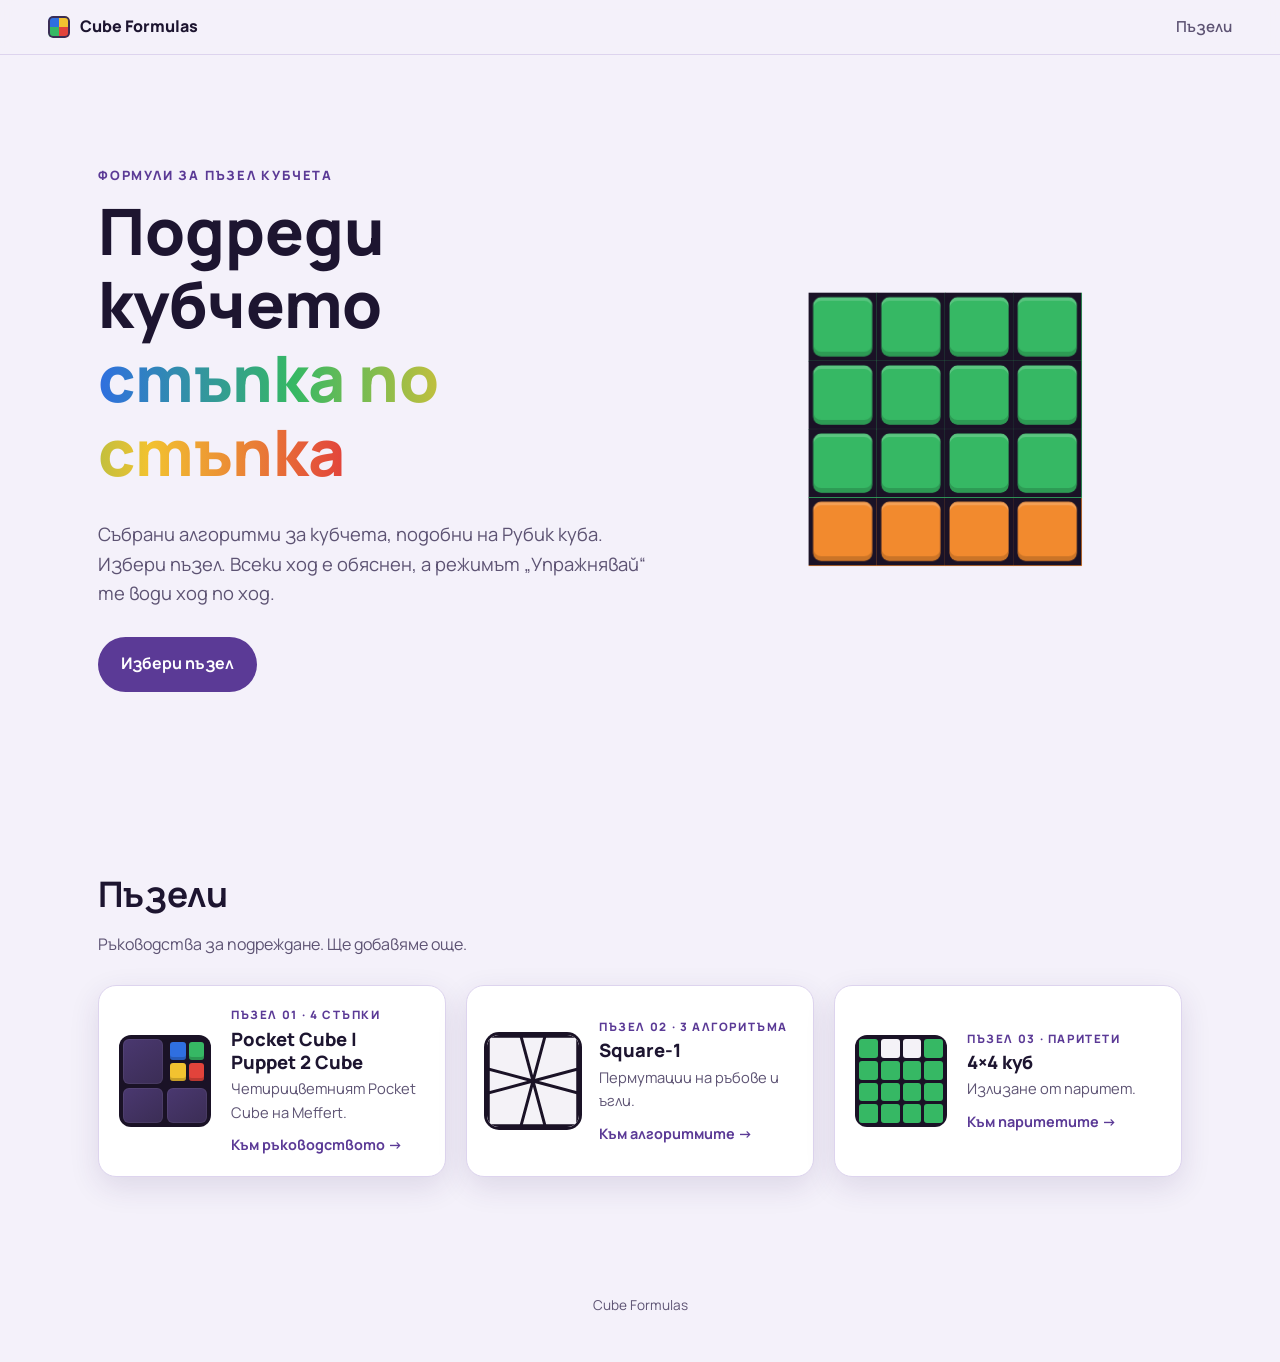
<file: index.html>
<!doctype html>
<html lang="bg">
<head>
  <meta charset="utf-8">
  <meta name="viewport" content="width=device-width, initial-scale=1">
  <title>Cube Formulas</title>
  <meta name="description" content="Формули (алгоритми) за подреждане на кубчета, подобни на Рубик куба.">
  <link rel="preconnect" href="https://fonts.googleapis.com">
  <link rel="preconnect" href="https://fonts.gstatic.com" crossorigin>
  <link href="https://fonts.googleapis.com/css2?family=Manrope:wght@400;600;800&family=JetBrains+Mono:wght@500;700&display=swap" rel="stylesheet">
  <link rel="stylesheet" href="css/styles.css">
</head>
<body>
  <header class="topbar">
    <a class="brand" href="index.html" aria-label="Начало">
      <span class="brand__mark" aria-hidden="true"></span>
      Cube Formulas
    </a>
    <nav class="topbar__nav" aria-label="Секции">
      <a href="#puzzles">Пъзели</a>
    </nav>
  </header>

  <main>
    <section class="hero">
      <div class="hero__text">
        <p class="eyebrow">Формули за пъзел кубчета</p>
        <h1>Подреди кубчето<br><span class="accent">стъпка по стъпка</span></h1>
        <p class="lead">
          Събрани алгоритми за кубчета, подобни на Рубик куба. Избери пъзел.
          Всеки ход е обяснен, а режимът „Упражнявай“ те води ход по ход.
        </p>
        <div class="hero__actions">
          <a class="btn btn--primary" href="#puzzles">Избери пъзел</a>
        </div>
      </div>

      <div class="hero__visual" aria-hidden="true">
        <div class="scene scene--big">
          <div class="rcube" id="cube4"></div>
        </div>
      </div>
    </section>

    <section class="catalog" id="puzzles">
      <h2>Пъзели</h2>
      <p class="section-lead">Ръководства за подреждане. Ще добавяме още.</p>

      <div class="catalog__grid">
        <a class="card" href="pocket-cube.html">
          <span class="card__visual card__visual--pocket" aria-hidden="true">
            <span class="tile"></span>
            <span class="tile tile--small">
              <span class="sticker" style="background: var(--blue)"></span>
              <span class="sticker" style="background: var(--green)"></span>
              <span class="sticker" style="background: var(--yellow)"></span>
              <span class="sticker" style="background: var(--red)"></span>
            </span>
            <span class="tile"></span>
            <span class="tile"></span>
          </span>
          <span class="card__body">
            <span class="eyebrow">Пъзел 01 · 4 стъпки</span>
            <span class="card__title">Pocket Cube | Puppet 2 Cube</span>
            <span class="card__text">Четирицветният Pocket Cube на Meffert.</span>
            <span class="card__cta">Към ръководството →</span>
          </span>
        </a>

        <a class="card" href="square-1.html">
          <span class="card__visual--sq1" aria-hidden="true">
            <svg class="sq1__svg" viewBox="0 0 100 100">
              <rect width="100" height="100" style="fill: var(--white)"/>
              <line x1="50" y1="50" x2="36.6" y2="0"/><line x1="50" y1="50" x2="63.4" y2="0"/>
              <line x1="50" y1="50" x2="100" y2="36.6"/><line x1="50" y1="50" x2="100" y2="63.4"/>
              <line x1="50" y1="50" x2="63.4" y2="100"/><line x1="50" y1="50" x2="36.6" y2="100"/>
              <line x1="50" y1="50" x2="0" y2="63.4"/><line x1="50" y1="50" x2="0" y2="36.6"/>
            </svg>
          </span>
          <span class="card__body">
            <span class="eyebrow">Пъзел 02 · 3 алгоритъма</span>
            <span class="card__title">Square-1</span>
            <span class="card__text">Пермутации на ръбове и ъгли.</span>
            <span class="card__cta">Към алгоритмите →</span>
          </span>
        </a>

        <a class="card" href="cube-4x4.html">
          <span class="card__visual--c4" aria-hidden="true"><span></span><span class="is-white"></span><span class="is-white"></span><span></span><span></span><span></span><span></span><span></span><span></span><span></span><span></span><span></span><span></span><span></span><span></span><span></span></span>
          <span class="card__body">
            <span class="eyebrow">Пъзел 03 · Паритети</span>
            <span class="card__title">4×4 куб</span>
            <span class="card__text">Излизане от паритет.</span>
            <span class="card__cta">Към паритетите →</span>
          </span>
        </a>
      </div>
    </section>
  </main>

  <footer class="footer">
    <p>Cube Formulas</p>
  </footer>

  <script src="js/cube4.js"></script>
</body>
</html>
</file>
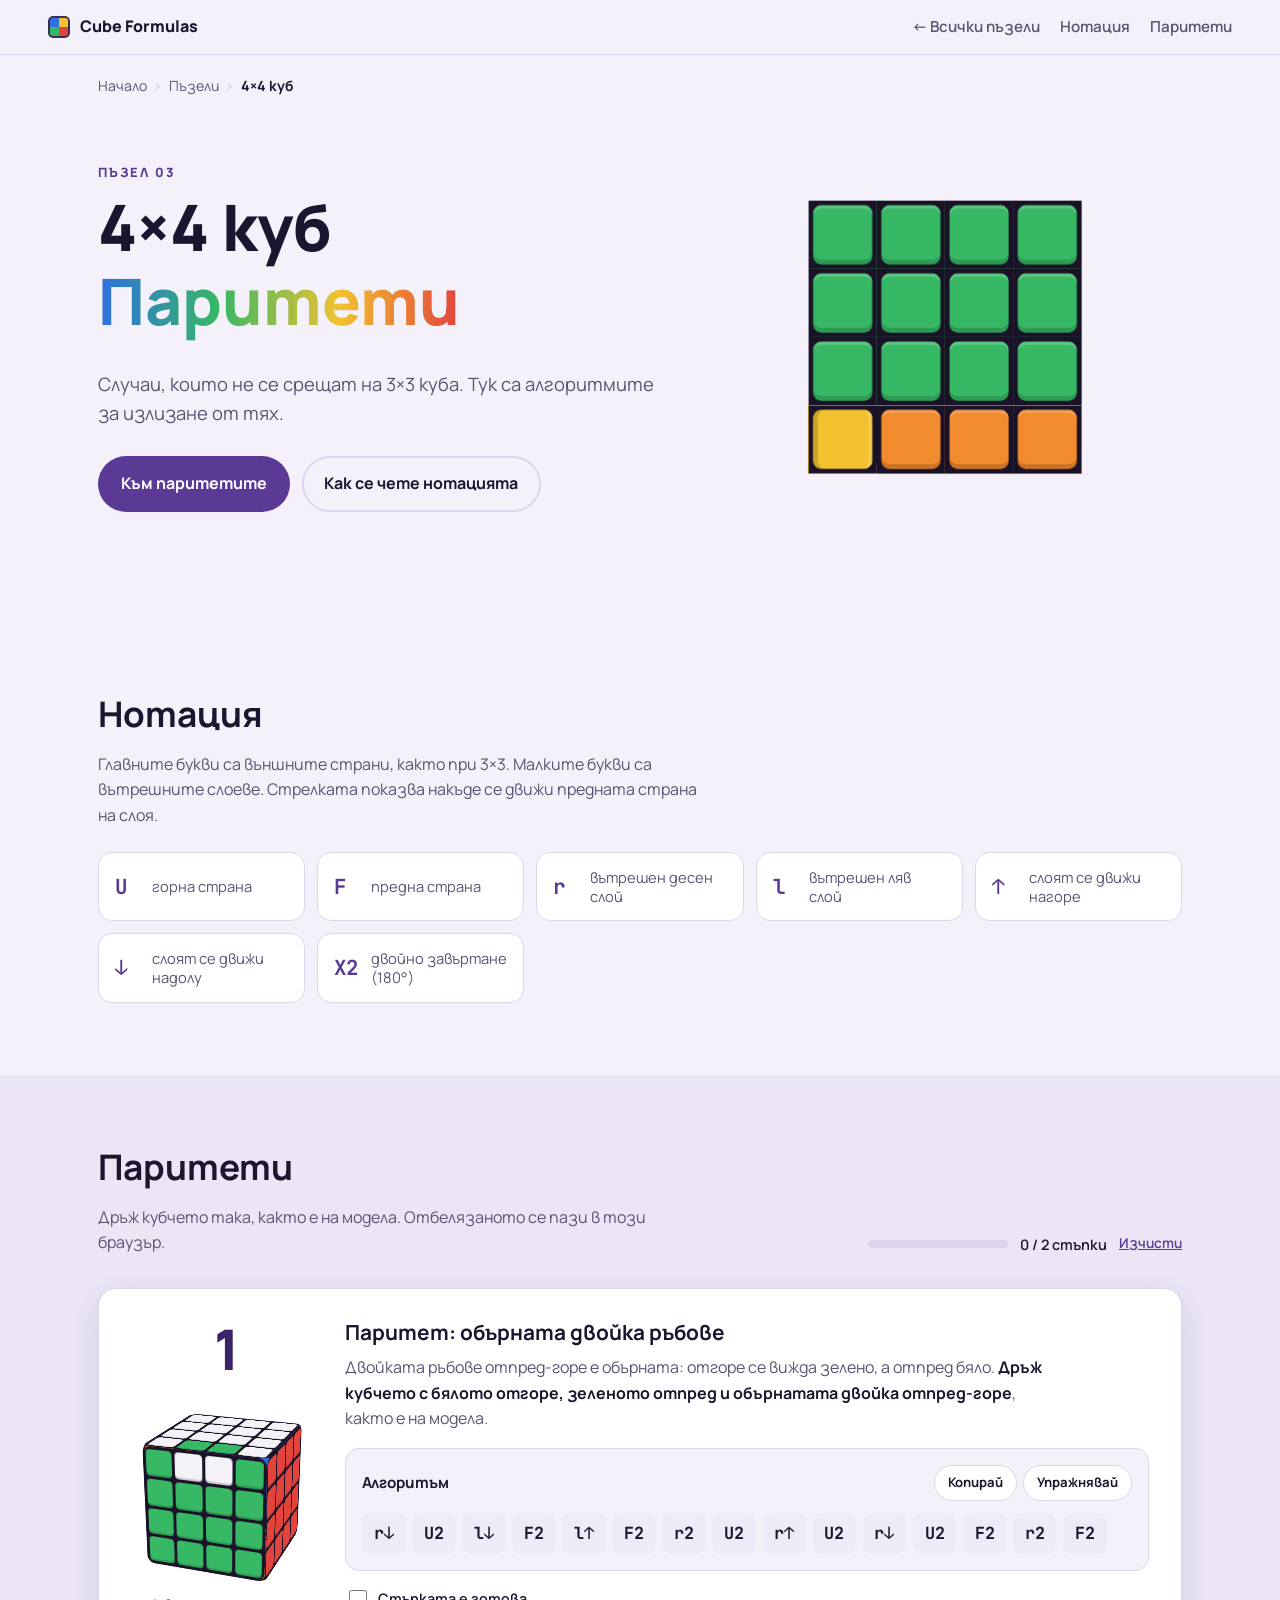
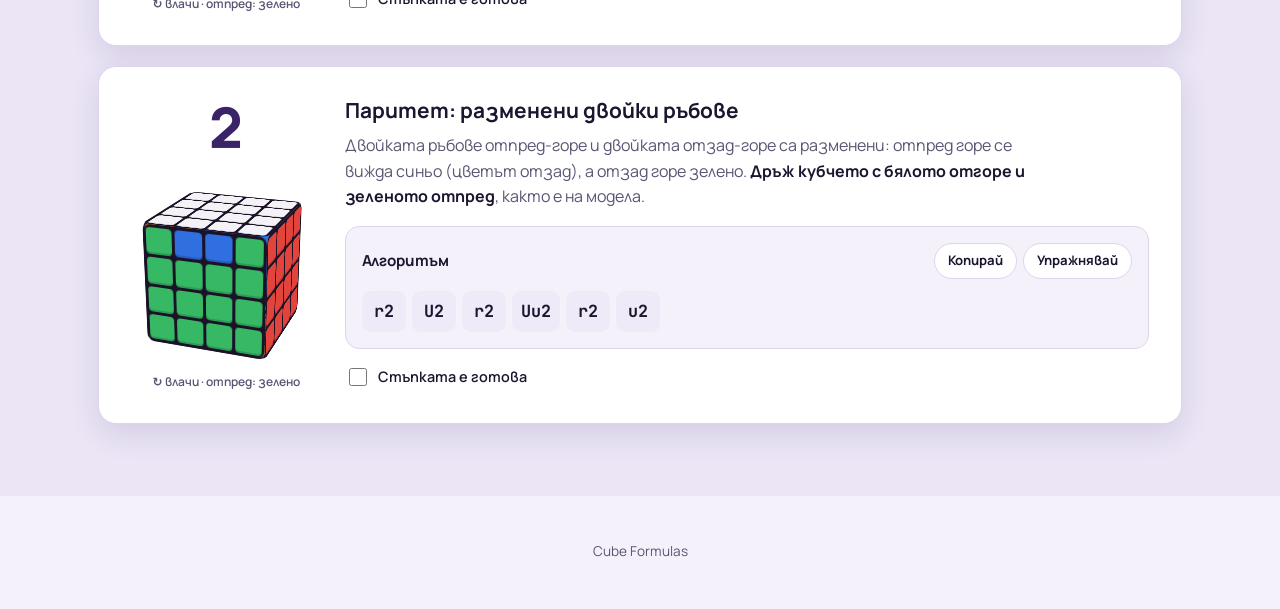
<file: cube-4x4.html>
<!doctype html>
<html lang="bg">
<head>
  <meta charset="utf-8">
  <meta name="viewport" content="width=device-width, initial-scale=1">
  <title>4x4 Cube Parity</title>
  <meta name="description" content="Алгоритми за излизане от паритет на 4×4 куб.">
  <link rel="preconnect" href="https://fonts.googleapis.com">
  <link rel="preconnect" href="https://fonts.gstatic.com" crossorigin>
  <link href="https://fonts.googleapis.com/css2?family=Manrope:wght@400;600;800&family=JetBrains+Mono:wght@500;700&display=swap" rel="stylesheet">
  <link rel="stylesheet" href="css/styles.css">
</head>
<body>
  <header class="topbar">
    <a class="brand" href="index.html" aria-label="Към началната страница">
      <span class="brand__mark" aria-hidden="true"></span>
      Cube Formulas
    </a>
    <nav class="topbar__nav" aria-label="Секции">
      <a href="index.html#puzzles">← Всички пъзели</a>
      <a class="nav-extra" href="#notation">Нотация</a>
      <a class="nav-extra" href="#steps">Паритети</a>
    </nav>
  </header>

  <main id="top">
    <nav class="breadcrumb" aria-label="Навигационна пътека">
      <ol>
        <li><a href="index.html">Начало</a></li>
        <li><a href="index.html#puzzles">Пъзели</a></li>
        <li><span aria-current="page">4×4 куб</span></li>
      </ol>
    </nav>

    <section class="hero hero--puzzle">
      <div class="hero__text">
        <p class="eyebrow">Пъзел 03</p>
        <h1>4×4 куб<br><span class="accent">Паритети</span></h1>
        <p class="lead">
          Случаи, които не се срещат на 3×3 куба. Тук са алгоритмите за излизане от тях.
        </p>
        <div class="hero__actions">
          <a class="btn btn--primary" href="#steps">Към паритетите</a>
          <a class="btn btn--ghost" href="#notation">Как се чете нотацията</a>
        </div>
      </div>

      <div class="hero__visual" aria-hidden="true">
        <div class="scene scene--big">
          <div class="rcube" id="cube4"></div>
        </div>
      </div>
    </section>

    <section class="notation" id="notation">
      <h2>Нотация</h2>
      <p class="section-lead">
        Главните букви са външните страни, както при 3×3. Малките букви са вътрешните слоеве.
        Стрелката показва накъде се движи предната страна на слоя.
      </p>
      <div class="notation__grid">
        <div class="note"><b>U</b><span>горна страна</span></div>
        <div class="note"><b>F</b><span>предна страна</span></div>
        <div class="note"><b>r</b><span>вътрешен десен слой</span></div>
        <div class="note"><b>l</b><span>вътрешен ляв слой</span></div>
        <div class="note note--mod"><b>↑</b><span>слоят се движи нагоре</span></div>
        <div class="note note--mod"><b>↓</b><span>слоят се движи надолу</span></div>
        <div class="note note--mod"><b>X2</b><span>двойно завъртане (180°)</span></div>
      </div>
    </section>

    <section class="puzzle" id="cube-4x4">
      <div class="puzzle__head">
        <div>
          <h2>Паритети</h2>
          <p class="section-lead">
            Дръж кубчето така, както е на модела. Отбелязаното се пази в този браузър.
          </p>
        </div>
        <div class="progress" aria-live="polite">
          <div class="progress__bar"><span id="progressFill"></span></div>
          <span id="progressText">0 / 1 стъпка</span>
          <button class="link-btn" id="resetProgress" type="button">Изчисти</button>
        </div>
      </div>

      <ol class="steps" id="steps"></ol>
    </section>
  </main>

  <footer class="footer">
    <p>Cube Formulas</p>
  </footer>

  <div class="toast" id="toast" role="status" aria-live="polite"></div>

  <script src="js/guide.js"></script>
  <script src="js/cube4.js"></script>
  <script src="js/cube-4x4.js"></script>
</body>
</html>
</file>
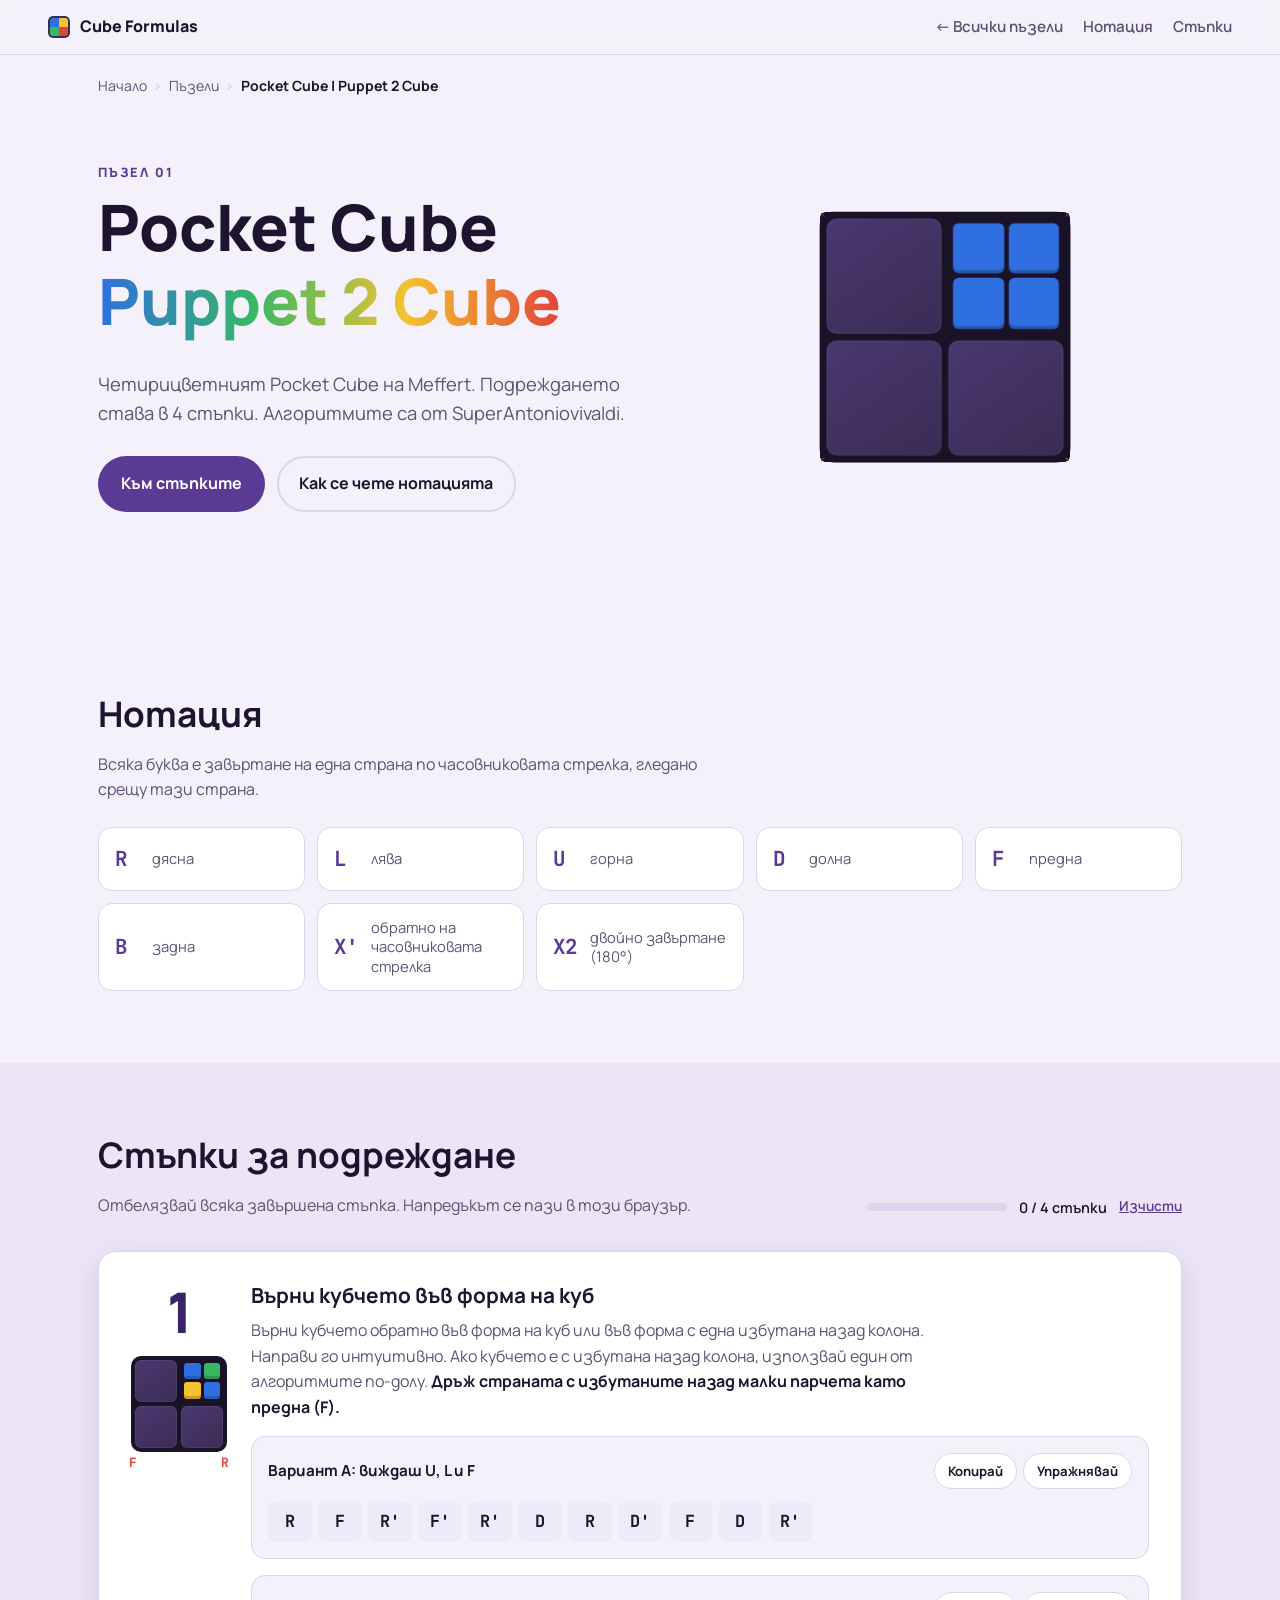
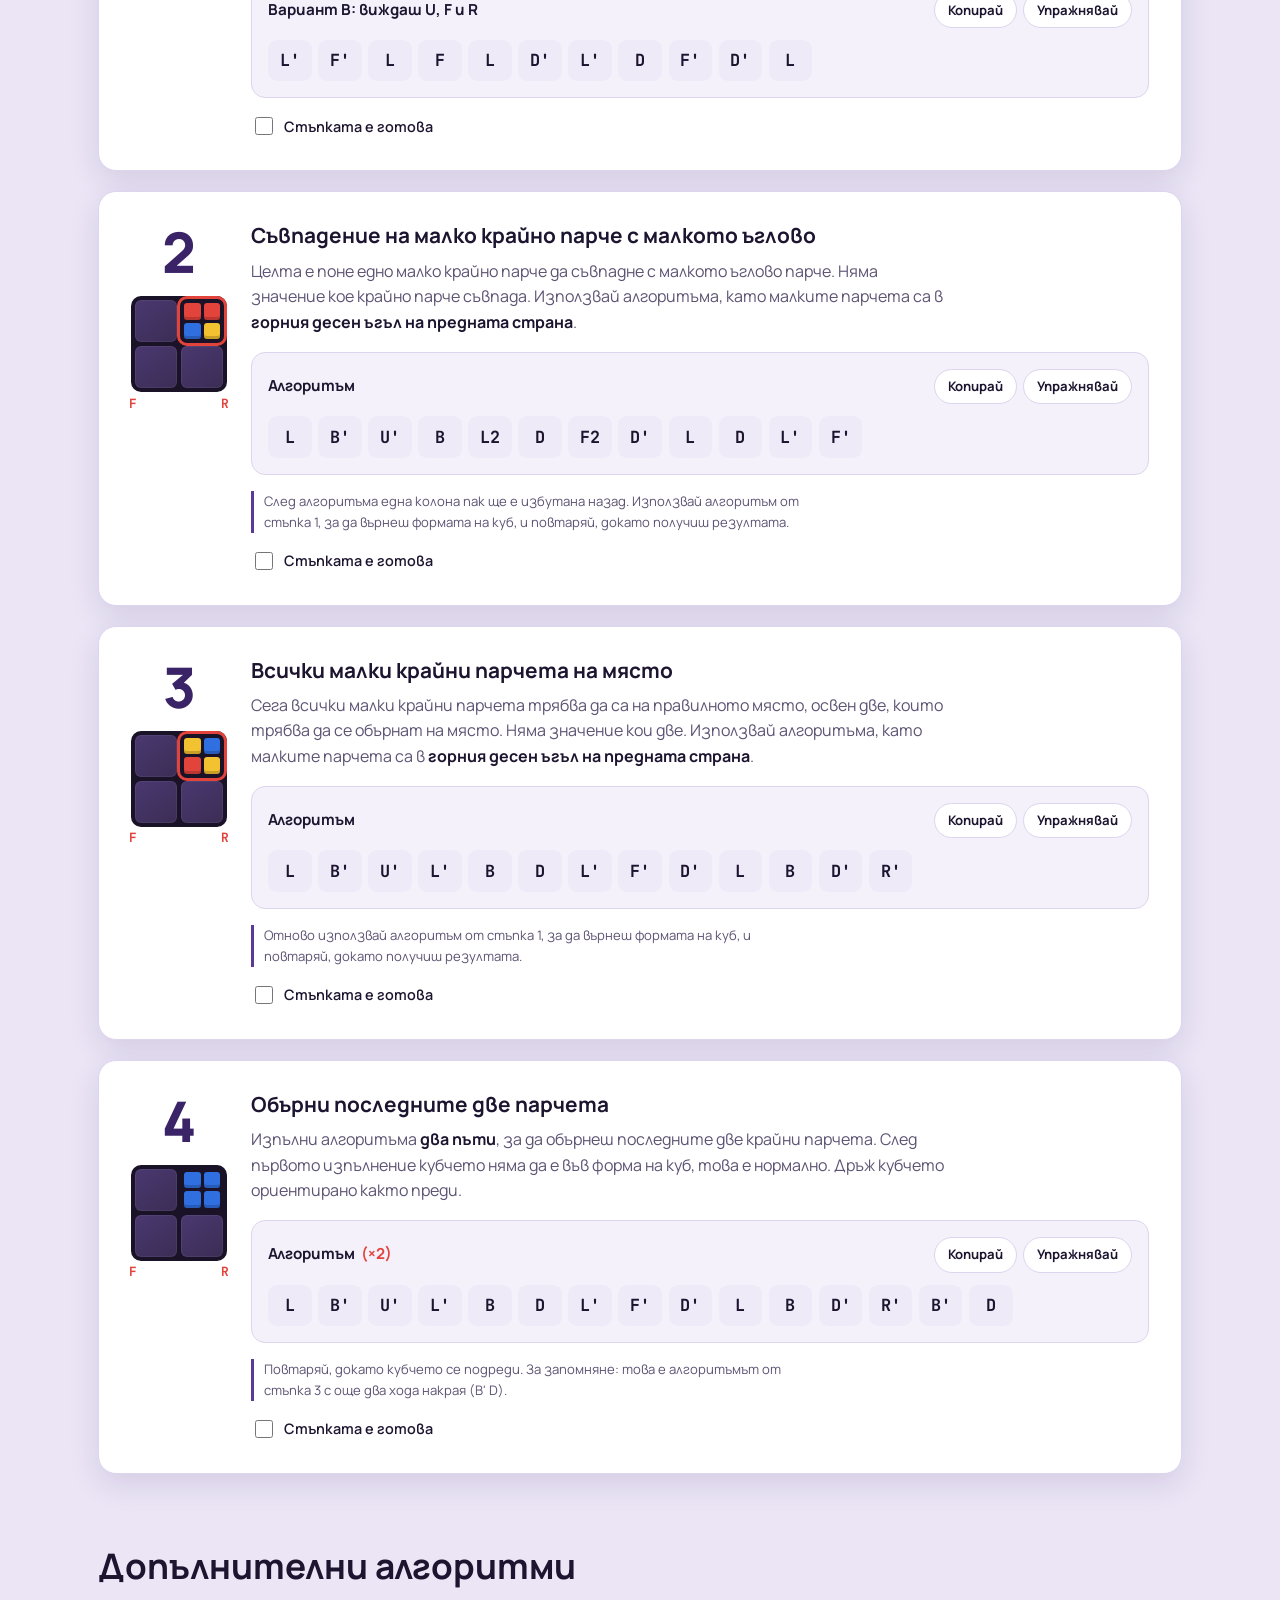
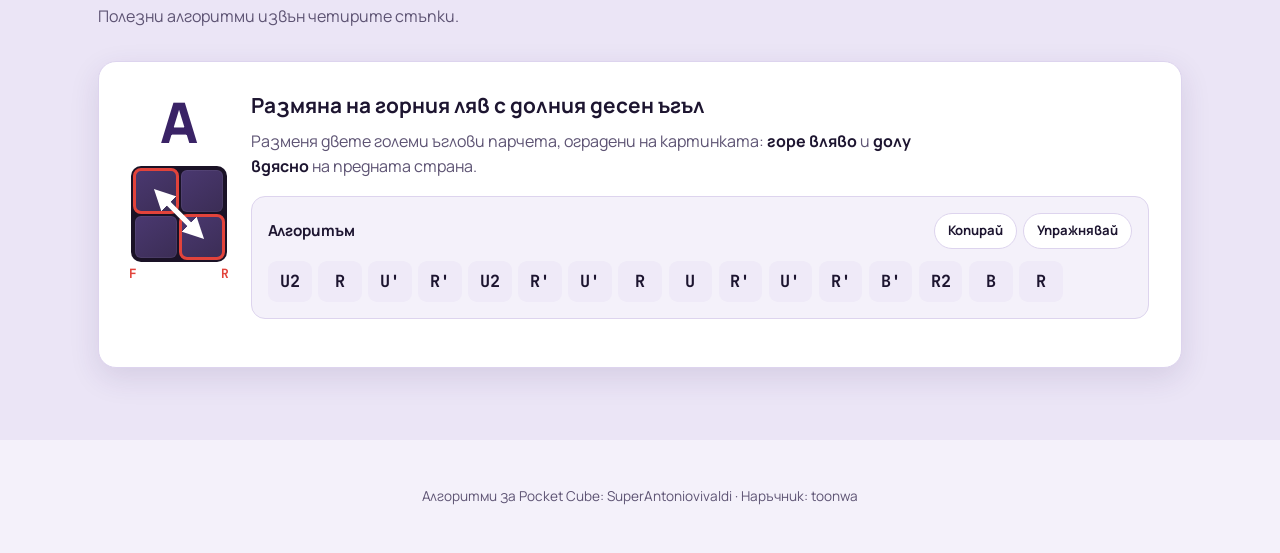
<file: pocket-cube.html>
<!doctype html>
<html lang="bg">
<head>
  <meta charset="utf-8">
  <meta name="viewport" content="width=device-width, initial-scale=1">
  <title>Pocket Cube Guide</title>
  <meta name="description" content="Как се подрежда четирицветният Pocket Cube (Puppet 2 Cube) на Meffert в 4 стъпки.">
  <link rel="preconnect" href="https://fonts.googleapis.com">
  <link rel="preconnect" href="https://fonts.gstatic.com" crossorigin>
  <link href="https://fonts.googleapis.com/css2?family=Manrope:wght@400;600;800&family=JetBrains+Mono:wght@500;700&display=swap" rel="stylesheet">
  <link rel="stylesheet" href="css/styles.css">
</head>
<body>
  <header class="topbar">
    <a class="brand" href="index.html" aria-label="Към началната страница">
      <span class="brand__mark" aria-hidden="true"></span>
      Cube Formulas
    </a>
    <nav class="topbar__nav" aria-label="Секции">
      <a href="index.html#puzzles">← Всички пъзели</a>
      <a class="nav-extra" href="#notation">Нотация</a>
      <a class="nav-extra" href="#steps">Стъпки</a>
    </nav>
  </header>

  <main id="top">
    <nav class="breadcrumb" aria-label="Навигационна пътека">
      <ol>
        <li><a href="index.html">Начало</a></li>
        <li><a href="index.html#puzzles">Пъзели</a></li>
        <li><span aria-current="page">Pocket Cube | Puppet 2 Cube</span></li>
      </ol>
    </nav>
    <section class="hero hero--puzzle">
      <div class="hero__text">
        <p class="eyebrow">Пъзел 01</p>
        <h1>Pocket Cube<br><span class="accent">Puppet 2 Cube</span></h1>
        <p class="lead">
          Четирицветният Pocket Cube на Meffert. Подреждането става в 4 стъпки.
          Алгоритмите са от SuperAntoniovivaldi.
        </p>
        <div class="hero__actions">
          <a class="btn btn--primary" href="#steps">Към стъпките</a>
          <a class="btn btn--ghost" href="#notation">Как се чете нотацията</a>
        </div>
      </div>

      <div class="hero__visual" aria-hidden="true">
        <div class="scene">
          <div class="cube3d" id="cube3d"></div>
        </div>
      </div>
    </section>

    <section class="notation" id="notation">
      <h2>Нотация</h2>
      <p class="section-lead">
        Всяка буква е завъртане на една страна по часовниковата стрелка, гледано срещу тази страна.
      </p>
      <div class="notation__grid">
        <div class="note"><b>R</b><span>дясна</span></div>
        <div class="note"><b>L</b><span>лява</span></div>
        <div class="note"><b>U</b><span>горна</span></div>
        <div class="note"><b>D</b><span>долна</span></div>
        <div class="note"><b>F</b><span>предна</span></div>
        <div class="note"><b>B</b><span>задна</span></div>
        <div class="note note--mod"><b>X'</b><span>обратно на часовниковата стрелка</span></div>
        <div class="note note--mod"><b>X2</b><span>двойно завъртане (180°)</span></div>
      </div>
    </section>

    <section class="puzzle" id="pocket-cube">
      <div class="puzzle__head">
        <div>
          <h2>Стъпки за подреждане</h2>
          <p class="section-lead">
            Отбелязвай всяка завършена стъпка. Напредъкът се пази в този браузър.
          </p>
        </div>
        <div class="progress" aria-live="polite">
          <div class="progress__bar"><span id="progressFill"></span></div>
          <span id="progressText">0 / 4 стъпки</span>
          <button class="link-btn" id="resetProgress" type="button">Изчисти</button>
        </div>
      </div>

      <ol class="steps" id="steps"></ol>
    </section>

    <section class="puzzle puzzle--extra" id="extra">
      <div class="puzzle__head">
        <div>
          <h2>Допълнителни алгоритми</h2>
          <p class="section-lead">Полезни алгоритми извън четирите стъпки.</p>
        </div>
      </div>

      <ol class="steps" id="extras"></ol>
    </section>
  </main>

  <footer class="footer">
    <p>Алгоритми за Pocket Cube: SuperAntoniovivaldi · Наръчник: toonwa</p>
  </footer>

  <div class="toast" id="toast" role="status" aria-live="polite"></div>

  <script src="js/guide.js"></script>
  <script src="js/pocket-cube.js"></script>
</body>
</html>
</file>
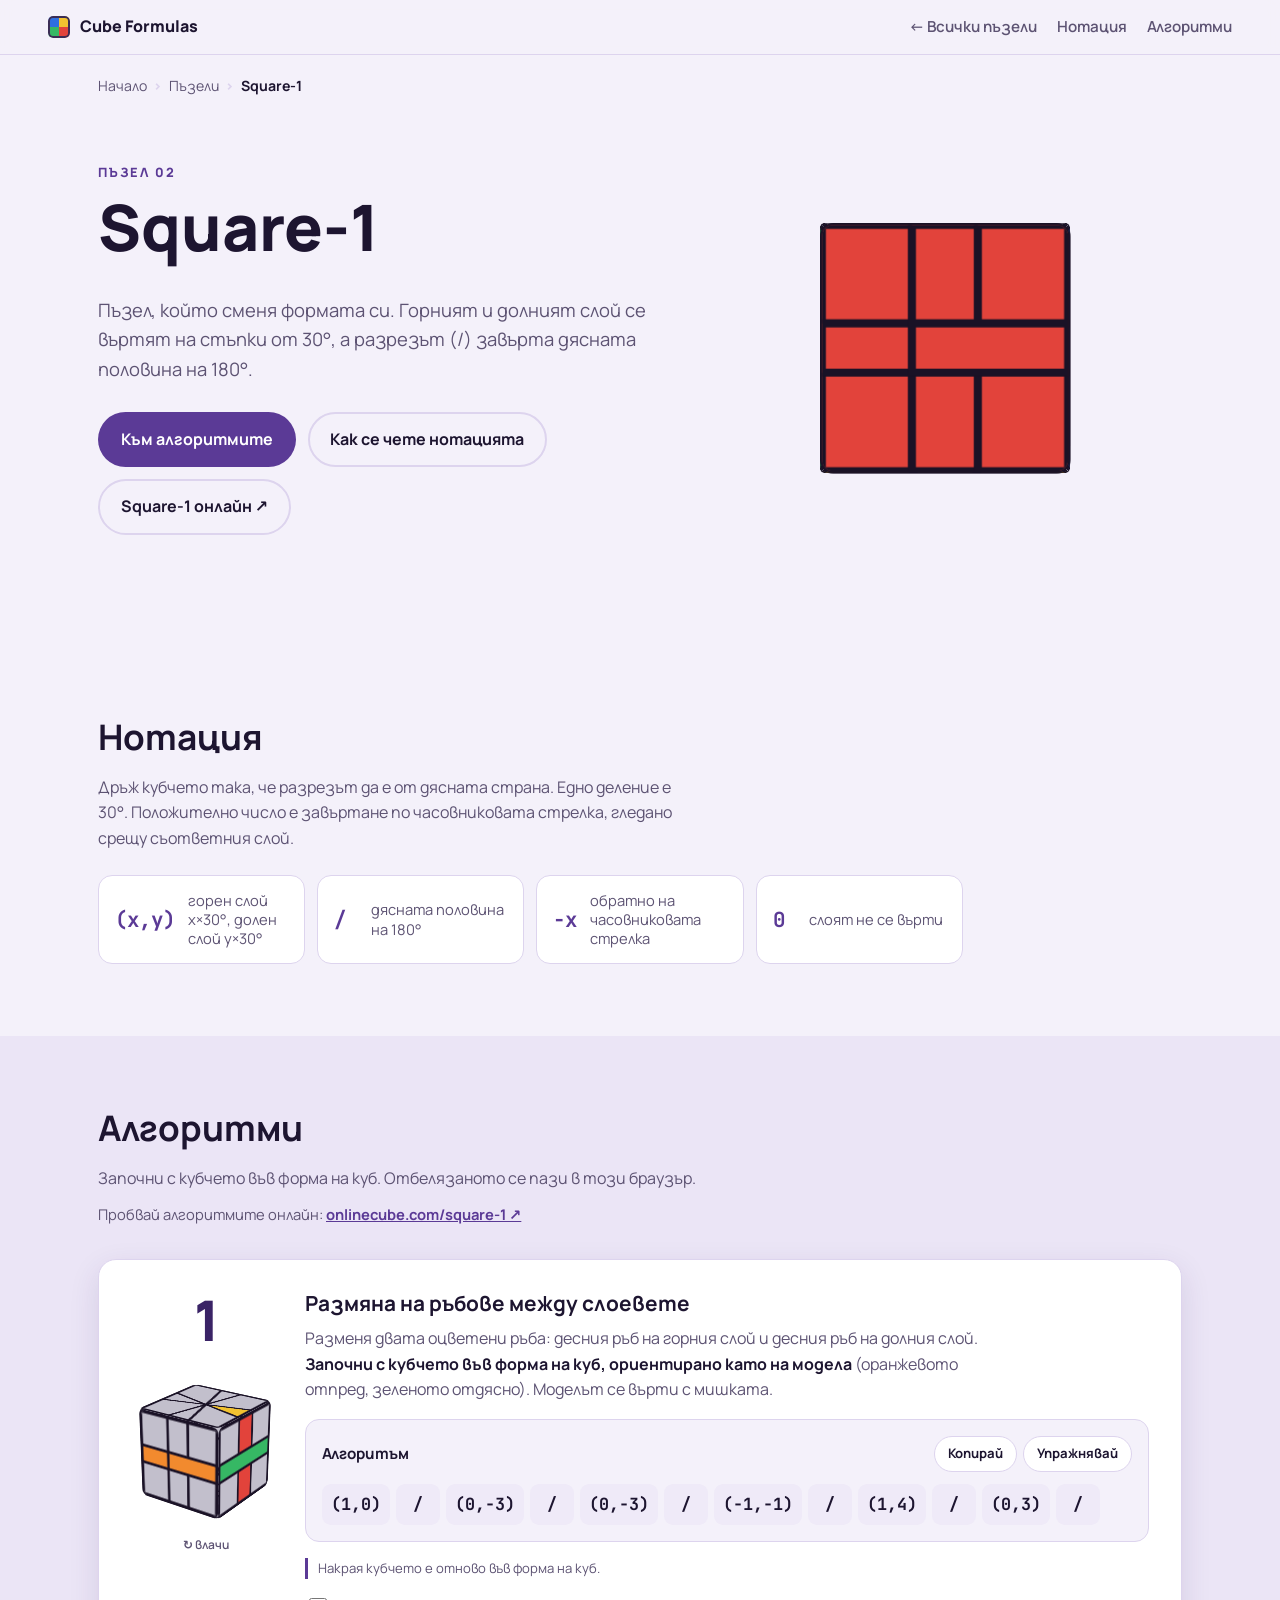
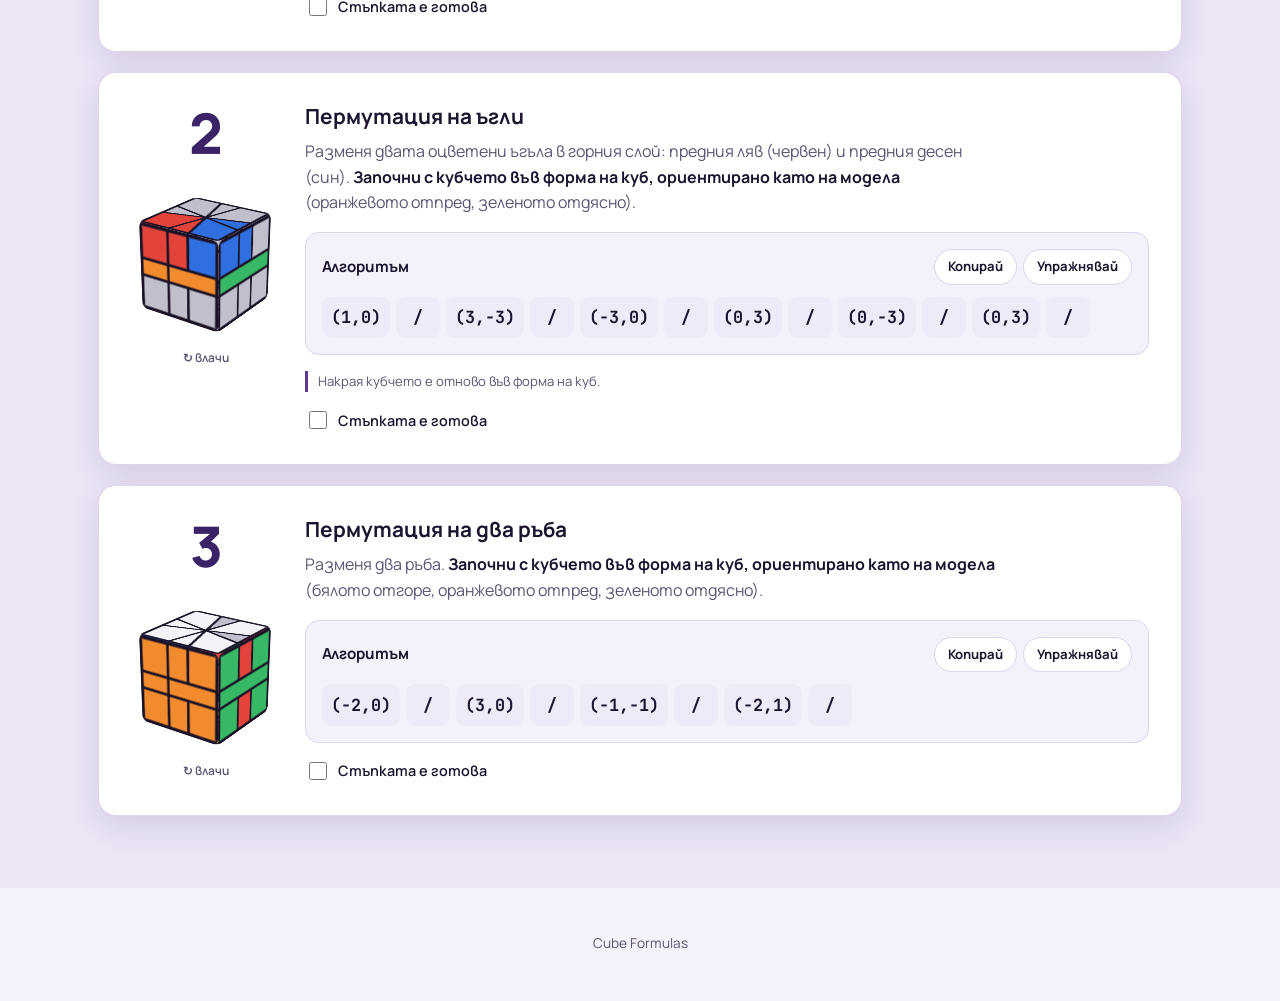
<file: square-1.html>
<!doctype html>
<html lang="bg">
<head>
  <meta charset="utf-8">
  <meta name="viewport" content="width=device-width, initial-scale=1">
  <title>Square-1 Guide</title>
  <meta name="description" content="Алгоритми за Square-1: размяна на ръбове между горния и долния слой.">
  <link rel="preconnect" href="https://fonts.googleapis.com">
  <link rel="preconnect" href="https://fonts.gstatic.com" crossorigin>
  <link href="https://fonts.googleapis.com/css2?family=Manrope:wght@400;600;800&family=JetBrains+Mono:wght@500;700&display=swap" rel="stylesheet">
  <link rel="stylesheet" href="css/styles.css">
</head>
<body>
  <header class="topbar">
    <a class="brand" href="index.html" aria-label="Към началната страница">
      <span class="brand__mark" aria-hidden="true"></span>
      Cube Formulas
    </a>
    <nav class="topbar__nav" aria-label="Секции">
      <a href="index.html#puzzles">← Всички пъзели</a>
      <a class="nav-extra" href="#notation">Нотация</a>
      <a class="nav-extra" href="#steps">Алгоритми</a>
    </nav>
  </header>

  <main id="top">
    <nav class="breadcrumb" aria-label="Навигационна пътека">
      <ol>
        <li><a href="index.html">Начало</a></li>
        <li><a href="index.html#puzzles">Пъзели</a></li>
        <li><span aria-current="page">Square-1</span></li>
      </ol>
    </nav>
    <section class="hero hero--puzzle">
      <div class="hero__text">
        <p class="eyebrow">Пъзел 02</p>
        <h1>Square-1</h1>
        <p class="lead">
          Пъзел, който сменя формата си. Горният и долният слой се въртят на стъпки от 30°,
          а разрезът (/) завърта дясната половина на 180°.
        </p>
        <div class="hero__actions">
          <a class="btn btn--primary" href="#steps">Към алгоритмите</a>
          <a class="btn btn--ghost" href="#notation">Как се чете нотацията</a>
          <a class="btn btn--ghost" href="https://onlinecube.com/square-1/" target="_blank" rel="noopener">Square-1 онлайн ↗</a>
        </div>
      </div>

      <div class="hero__visual" aria-hidden="true">
        <div class="scene">
          <div class="cube3d sq1" id="sq1"></div>
        </div>
      </div>
    </section>

    <section class="notation" id="notation">
      <h2>Нотация</h2>
      <p class="section-lead">
        Дръж кубчето така, че разрезът да е от дясната страна. Едно деление е 30°.
        Положително число е завъртане по часовниковата стрелка, гледано срещу съответния слой.
      </p>
      <div class="notation__grid">
        <div class="note"><b>(x,y)</b><span>горен слой x×30°, долен слой y×30°</span></div>
        <div class="note"><b>/</b><span>дясната половина на 180°</span></div>
        <div class="note note--mod"><b>-x</b><span>обратно на часовниковата стрелка</span></div>
        <div class="note note--mod"><b>0</b><span>слоят не се върти</span></div>
      </div>
    </section>

    <section class="puzzle" id="square-1">
      <div class="puzzle__head">
        <div>
          <h2>Алгоритми</h2>
          <p class="section-lead">
            Започни с кубчето във форма на куб. Отбелязаното се пази в този браузър.
          </p>
          <p class="resource">
            Пробвай алгоритмите онлайн:
            <a href="https://onlinecube.com/square-1/" target="_blank" rel="noopener">onlinecube.com/square-1 ↗</a>
          </p>
        </div>
      </div>

      <ol class="steps" id="steps"></ol>
    </section>
  </main>

  <footer class="footer">
    <p>Cube Formulas</p>
  </footer>

  <div class="toast" id="toast" role="status" aria-live="polite"></div>

  <script src="js/guide.js"></script>
  <script src="js/square-1.js"></script>
</body>
</html>
</file>
<file: css/styles.css>
:root {
  --bg: #f4f1fa;
  --bg-alt: #ebe5f6;
  --surface: #ffffff;
  --text: #1d1530;
  --muted: #5d5373;
  --border: #ddd4ee;
  --purple: #5b3a96;
  --purple-deep: #3a2366;
  --body: #3b2d55;        /* пластмасата на кубчето */
  --blue: #2f6fe0;
  --green: #36b864;
  --yellow: #f2c230;
  --red: #e2433b;
  --orange: #f28a2e;
  --white: #f4f2f7;
  --sq1-gray: #c2bfcc;
  --chip: #efeaf8;
  --chip-active: #5b3a96;
  --chip-active-text: #ffffff;
  --shadow: 0 10px 30px rgba(58, 35, 102, 0.12);
  --radius: 18px;
}

@media (prefers-color-scheme: dark) {
  :root:not([data-theme="light"]) {
    --bg: #140f1f;
    --bg-alt: #1b1529;
    --surface: #221a33;
    --text: #f1ecfa;
    --muted: #b3a8c9;
    --border: #352a4c;
    --purple: #a483e6;
    --purple-deep: #c9b5f5;
    --chip: #2d2343;
    --chip-active: #a483e6;
    --chip-active-text: #140f1f;
    --shadow: 0 10px 30px rgba(0, 0, 0, 0.35);
  }
}

:root[data-theme="dark"] {
  --bg: #140f1f;
  --bg-alt: #1b1529;
  --surface: #221a33;
  --text: #f1ecfa;
  --muted: #b3a8c9;
  --border: #352a4c;
  --purple: #a483e6;
  --purple-deep: #c9b5f5;
  --chip: #2d2343;
  --chip-active: #a483e6;
  --chip-active-text: #140f1f;
  --shadow: 0 10px 30px rgba(0, 0, 0, 0.35);
}

* { box-sizing: border-box; }

html { scroll-behavior: smooth; }

body {
  margin: 0;
  background: var(--bg);
  color: var(--text);
  font-family: "Manrope", system-ui, -apple-system, "Segoe UI", sans-serif;
  line-height: 1.6;
  -webkit-font-smoothing: antialiased;
}

h1, h2, h3 { line-height: 1.15; margin: 0 0 .5em; }
h2 { font-size: clamp(1.6rem, 3vw, 2.2rem); }
a { color: inherit; }

.eyebrow {
  margin: 0 0 .5rem;
  font-size: .8rem;
  font-weight: 800;
  letter-spacing: .14em;
  text-transform: uppercase;
  color: var(--purple);
}

.section-lead { color: var(--muted); max-width: 60ch; margin: 0; }

/* ---------- Top bar ---------- */
.topbar {
  position: sticky;
  top: 0;
  z-index: 10;
  display: flex;
  align-items: center;
  justify-content: space-between;
  gap: 1rem;
  padding: .9rem clamp(16px, 4vw, 48px);
  background: color-mix(in srgb, var(--bg) 85%, transparent);
  backdrop-filter: blur(10px);
  border-bottom: 1px solid var(--border);
}

.brand {
  display: flex;
  align-items: center;
  gap: .6rem;
  font-weight: 800;
  text-decoration: none;
}

.brand__mark {
  width: 22px;
  height: 22px;
  border-radius: 5px;
  background:
    linear-gradient(var(--blue), var(--blue)) 0 0 / 50% 50% no-repeat,
    linear-gradient(var(--yellow), var(--yellow)) 100% 0 / 50% 50% no-repeat,
    linear-gradient(var(--green), var(--green)) 0 100% / 50% 50% no-repeat,
    linear-gradient(var(--red), var(--red)) 100% 100% / 50% 50% no-repeat;
  box-shadow: inset 0 0 0 2px var(--body);
}

.topbar__nav { display: flex; gap: 1.25rem; font-weight: 600; font-size: .95rem; }
.topbar__nav a { text-decoration: none; color: var(--muted); }
.topbar__nav a:hover { color: var(--text); }

/* ---------- Buttons ---------- */
.btn {
  display: inline-flex;
  align-items: center;
  justify-content: center;
  padding: .8rem 1.3rem;
  border-radius: 999px;
  font-weight: 700;
  text-decoration: none;
  border: 2px solid transparent;
  transition: transform .15s ease, background .15s ease;
}
.btn:hover { transform: translateY(-2px); }
.btn--primary { background: var(--purple); color: #fff; }
:root[data-theme="dark"] .btn--primary { color: #140f1f; }
@media (prefers-color-scheme: dark) {
  :root:not([data-theme="light"]) .btn--primary { color: #140f1f; }
}
.btn--ghost { border-color: var(--border); }

.link-btn {
  background: none;
  border: 0;
  padding: 0;
  font: inherit;
  font-size: .85rem;
  color: var(--purple);
  cursor: pointer;
  text-decoration: underline;
}

/* ---------- Hero ---------- */
.hero {
  display: grid;
  grid-template-columns: 1.1fr .9fr;
  align-items: center;
  gap: 2rem;
  max-width: 1180px;
  margin: 0 auto;
  padding: clamp(48px, 9vw, 110px) clamp(16px, 4vw, 48px);
}

.hero h1 { font-size: clamp(2.3rem, 5.5vw, 4rem); font-weight: 800; }
.accent {
  background: linear-gradient(90deg, var(--blue), var(--green), var(--yellow), var(--red));
  -webkit-background-clip: text;
  background-clip: text;
  color: transparent;
}
.lead { font-size: 1.15rem; color: var(--muted); max-width: 52ch; }
.hero__actions { display: flex; flex-wrap: wrap; gap: .75rem; margin-top: 1.75rem; }

.hero__visual { display: grid; place-items: center; min-height: 320px; }

/* 3D cube */
.scene { width: 220px; height: 220px; perspective: 900px; }
.cube3d {
  --s: 220px;
  position: relative;
  width: var(--s);
  height: var(--s);
  transform-style: preserve-3d;
  animation: spin 14s linear infinite;
}
.cube3d:hover { animation-play-state: paused; }

@keyframes spin {
  from { transform: rotateX(-24deg) rotateY(0deg); }
  to   { transform: rotateX(-24deg) rotateY(360deg); }
}

.face {
  position: absolute;
  inset: 0;
  display: grid;
  grid-template-columns: 1fr 1fr;
  grid-template-rows: 1fr 1fr;
  gap: 6px;
  padding: 6px;
  background: #1a1226;
  border-radius: 14px;
}
.face--front  { transform: translateZ(calc(var(--s) / 2)); }
.face--back   { transform: rotateY(180deg) translateZ(calc(var(--s) / 2)); }
.face--right  { transform: rotateY(90deg) translateZ(calc(var(--s) / 2)); }
.face--left   { transform: rotateY(-90deg) translateZ(calc(var(--s) / 2)); }
.face--top    { transform: rotateX(90deg) translateZ(calc(var(--s) / 2)); }
.face--bottom { transform: rotateX(-90deg) translateZ(calc(var(--s) / 2)); }

.tile {
  border-radius: 9px;
  background: linear-gradient(145deg, #4a3870, var(--body));
  box-shadow: inset 0 0 0 1px rgba(255, 255, 255, .06);
}
.tile--small {
  display: grid;
  grid-template-columns: 1fr 1fr;
  gap: 4px;
  padding: 4px;
  background: #1a1226;
  box-shadow: none;
}
.sticker { border-radius: 5px; box-shadow: inset 0 -3px 0 rgba(0, 0, 0, .18); }

/* 4×4 куб (кубчетата се позиционират от js/cube4.js с matrix3d) */
.scene--big { width: 240px; height: 240px; perspective: 1000px; }
.rcube {
  position: relative;
  width: 240px;
  height: 240px;
  transform-style: preserve-3d;
  animation: spin4 28s linear infinite;
}
@keyframes spin4 {
  from { transform: rotateX(-26deg) rotateY(-35deg); }
  to   { transform: rotateX(-26deg) rotateY(325deg); }
}
.rcube__pivot {
  position: absolute;
  inset: 0;
  transform-style: preserve-3d;
}
.cubie {
  position: absolute;
  left: 90px;
  top: 90px;
  width: 60px;
  height: 60px;
  transform-style: preserve-3d;
}
.cubie__face {
  position: absolute;
  inset: 0;
  background: #1a1226;
  backface-visibility: hidden;
}
.cubie__face.has-sticker::after {
  content: "";
  position: absolute;
  inset: 4px;
  border-radius: 7px;
  background: var(--c);
  box-shadow: inset 0 -4px 0 rgba(0, 0, 0, .16), inset 0 3px 0 rgba(255, 255, 255, .18);
}
.cubie__face--front  { transform: translateZ(30px); }
.cubie__face--back   { transform: rotateY(180deg) translateZ(30px); }
.cubie__face--right  { transform: rotateY(90deg) translateZ(30px); }
.cubie__face--left   { transform: rotateY(-90deg) translateZ(30px); }
.cubie__face--top    { transform: rotateX(90deg) translateZ(30px); }
.cubie__face--bottom { transform: rotateX(-90deg) translateZ(30px); }

/* Square-1 (стените са SVG от js/square-1.js) */
.sq1 { animation-duration: 18s; }
.sq1__face {
  border: 2px solid #1a1226;
  display: block;
  padding: 0;
  background: #1a1226;
  border-radius: 12px;
  overflow: hidden;
}
.sq1__svg { display: block; width: 100%; height: 100%; }
.sq1__svg line {
  stroke: #1a1226;
  stroke-width: 3.2;
  stroke-linecap: round;
}
.sq1__svg rect { stroke: #1a1226; stroke-width: 6; }
.sq1__svg polygon {
  stroke: #1a1226;
  stroke-width: 3.2;
  stroke-linejoin: round;
}

/* 3D модел, който се върти с мишката (CubeGuide.viewer) */
.viewer {
  position: relative;
  width: 150px;
  height: 190px;
  padding-bottom: 22px;
  display: grid;
  place-items: center;
  perspective: 700px;
  cursor: grab;
  touch-action: none;
  user-select: none;
  border-radius: 14px;
}
.viewer.is-dragging { cursor: grabbing; }
.viewer:focus-visible { outline: 3px solid var(--purple); outline-offset: 2px; }
.viewer .cube3d {
  --s: 92px;
  width: 92px;
  height: 92px;
  animation: none;
}
.viewer .sq1__face { border-radius: 6px; }
.viewer__hint {
  position: absolute;
  bottom: 0;
  left: 0;
  right: 0;
  text-align: center;
  font-size: .75rem;
  font-weight: 600;
  color: var(--muted);
}

/* ---------- Catalog (home) ---------- */
.catalog {
  max-width: 1180px;
  margin: 0 auto;
  padding: clamp(40px, 6vw, 72px) clamp(16px, 4vw, 48px);
}
.catalog__grid {
  display: grid;
  grid-template-columns: repeat(auto-fill, minmax(min(100%, 320px), 1fr));
  gap: 1.25rem;
  margin-top: 1.75rem;
}
.card {
  display: flex;
  align-items: center;
  gap: 1.25rem;
  padding: 1.25rem;
  background: var(--surface);
  border: 1px solid var(--border);
  border-radius: var(--radius);
  box-shadow: var(--shadow);
  text-decoration: none;
  transition: transform .15s ease, border-color .15s ease;
}
.card:hover { transform: translateY(-3px); border-color: var(--purple); }
.card__visual--pocket {
  flex: none;
  width: 92px;
  height: 92px;
  display: grid;
  grid-template-columns: 1fr 1fr;
  gap: 4px;
  padding: 4px;
  background: #1a1226;
  border-radius: 12px;
}
.card__visual--pocket .tile { border-radius: 6px; }
.card__visual--pocket .tile--small { gap: 3px; padding: 3px; }
.card__visual--pocket .sticker { border-radius: 3px; }
.card__visual--sq1 {
  flex: none;
  width: 92px;
  height: 92px;
  border-radius: 12px;
  overflow: hidden;
  box-shadow: 0 0 0 3px #1a1226;
}
.card__visual--sq1 svg { display: block; width: 100%; height: 100%; }
.card__body { display: flex; flex-direction: column; gap: .2rem; }
.card__body .eyebrow { margin: 0; font-size: .72rem; }
.card__title { font-weight: 800; font-size: 1.15rem; line-height: 1.25; }
.card__text { color: var(--muted); font-size: .92rem; }
.card__cta { margin-top: .35rem; font-weight: 700; font-size: .9rem; color: var(--purple); }

/* ---------- Notation ---------- */
.notation, .puzzle {
  max-width: 1180px;
  margin: 0 auto;
  padding: clamp(40px, 6vw, 72px) clamp(16px, 4vw, 48px);
}
.notation__grid {
  display: grid;
  grid-template-columns: repeat(auto-fill, minmax(200px, 1fr));
  gap: .75rem;
  margin-top: 1.5rem;
}
.note {
  display: flex;
  align-items: center;
  gap: .8rem;
  padding: .9rem 1rem;
  background: var(--surface);
  border: 1px solid var(--border);
  border-radius: 14px;
}
.note b {
  font-family: "JetBrains Mono", ui-monospace, monospace;
  font-size: 1.3rem;
  color: var(--purple);
  min-width: 2ch;
  flex: none;
  white-space: nowrap;
}
.note span { color: var(--muted); font-size: .92rem; line-height: 1.3; }

/* ---------- Puzzle section ---------- */
.puzzle {
  background: var(--bg-alt);
  max-width: none;
}
.puzzle > * { max-width: 1084px; margin-left: auto; margin-right: auto; }

.puzzle__head {
  display: flex;
  flex-wrap: wrap;
  align-items: flex-end;
  justify-content: space-between;
  gap: 1.5rem;
  margin-bottom: 2rem;
}

.progress { display: flex; align-items: center; gap: .75rem; font-weight: 600; font-size: .9rem; }
.progress__bar {
  width: 140px;
  height: 8px;
  border-radius: 999px;
  background: var(--border);
  overflow: hidden;
}
.progress__bar span {
  display: block;
  height: 100%;
  width: 0;
  background: linear-gradient(90deg, var(--blue), var(--green));
  transition: width .3s ease;
}

.steps { list-style: none; margin: 0 auto; padding: 0; display: grid; gap: 1.25rem; }

.step {
  display: grid;
  grid-template-columns: auto 1fr;
  gap: 1.5rem;
  padding: clamp(18px, 3vw, 32px);
  background: var(--surface);
  border: 1px solid var(--border);
  border-radius: var(--radius);
  box-shadow: var(--shadow);
  transition: opacity .2s ease;
}
.step.is-done { opacity: .72; }

.step__aside { display: flex; flex-direction: column; align-items: center; gap: 1rem; }
.step__num {
  font-size: 3.5rem;
  font-weight: 800;
  line-height: 1;
  color: var(--purple-deep);
}

.step__body h3 { font-size: 1.3rem; }
.step__body p { margin: 0 0 1rem; color: var(--muted); max-width: 70ch; }
.step__body p strong { color: var(--text); }

.step__done {
  display: flex;
  align-items: center;
  gap: .5rem;
  margin-top: .5rem;
  font-weight: 600;
  font-size: .9rem;
  cursor: pointer;
}
.step__done input { width: 18px; height: 18px; accent-color: var(--green); }

/* Mini face diagram */
.mini {
  position: relative;
  width: 96px;
  height: 96px;
  display: grid;
  grid-template-columns: 1fr 1fr;
  grid-template-rows: 1fr 1fr;
  gap: 4px;
  padding: 4px;
  background: #1a1226;
  border-radius: 10px;
}
.mini .tile { border-radius: 6px; }
.mini .tile--small { gap: 3px; padding: 3px; border-radius: 6px; }
.mini .sticker { border-radius: 3px; }
.mini .tile--small.is-hl { outline: 3px solid var(--red); outline-offset: 1px; }
.mini__label {
  position: absolute;
  font-family: "JetBrains Mono", ui-monospace, monospace;
  font-weight: 700;
  font-size: .8rem;
  color: var(--red);
}
.mini__label--f { left: -2px; bottom: -22px; }
.mini__label--r { right: -2px; bottom: -22px; }

/* Algorithm card */
.algo {
  margin: 0 0 1rem;
  padding: 1rem;
  border: 1px solid var(--border);
  border-radius: 14px;
  background: var(--bg);
}
.algo__head {
  display: flex;
  flex-wrap: wrap;
  align-items: center;
  justify-content: space-between;
  gap: .5rem;
  margin-bottom: .75rem;
}
.algo__title { font-weight: 700; font-size: .95rem; }
.algo__title .repeat { color: var(--red); margin-left: .35rem; }
.algo__tools { display: flex; gap: .4rem; }

.tool {
  font: inherit;
  font-size: .82rem;
  font-weight: 700;
  padding: .4rem .8rem;
  border-radius: 999px;
  border: 1px solid var(--border);
  background: var(--surface);
  color: var(--text);
  cursor: pointer;
}
.tool:hover { border-color: var(--purple); }
.tool[aria-pressed="true"] { background: var(--purple); border-color: var(--purple); color: var(--chip-active-text); }

.moves { display: flex; flex-wrap: wrap; gap: .4rem; }
.move {
  position: relative;
  min-width: 2.6em;
  padding: .45rem .55rem;
  border-radius: 9px;
  background: var(--chip);
  font-family: "JetBrains Mono", ui-monospace, monospace;
  font-weight: 700;
  font-size: 1.05rem;
  text-align: center;
  cursor: default;
  transition: background .15s ease, transform .15s ease, color .15s ease;
}
.move.is-past { opacity: .45; }
.move.is-active {
  background: var(--chip-active);
  color: var(--chip-active-text);
  transform: translateY(-2px) scale(1.08);
}
.move[data-tip]:hover::after {
  content: attr(data-tip);
  position: absolute;
  left: 50%;
  bottom: calc(100% + 8px);
  transform: translateX(-50%);
  white-space: nowrap;
  padding: .35rem .6rem;
  border-radius: 8px;
  background: var(--text);
  color: var(--bg);
  font-family: "Manrope", system-ui, sans-serif;
  font-size: .78rem;
  font-weight: 600;
  pointer-events: none;
  z-index: 5;
}

.practice {
  display: none;
  align-items: center;
  gap: .6rem;
  margin-top: .9rem;
  font-size: .9rem;
}
.practice.is-on { display: flex; flex-wrap: wrap; }
.practice__count { font-weight: 700; min-width: 7ch; }
.practice__desc { color: var(--muted); }

.hint {
  display: block;
  font-size: .82rem;
  color: var(--muted);
  border-left: 3px solid var(--purple);
  padding-left: .6rem;
}

/* ---------- Footer & toast ---------- */
.footer {
  padding: 2rem clamp(16px, 4vw, 48px);
  text-align: center;
  font-size: .85rem;
  color: var(--muted);
}

.toast {
  position: fixed;
  left: 50%;
  bottom: 24px;
  transform: translate(-50%, 20px);
  padding: .6rem 1rem;
  border-radius: 10px;
  background: var(--text);
  color: var(--bg);
  font-weight: 600;
  font-size: .9rem;
  opacity: 0;
  pointer-events: none;
  transition: opacity .2s ease, transform .2s ease;
}
.toast.is-on { opacity: 1; transform: translate(-50%, 0); }

/* ---------- Responsive ---------- */
@media (max-width: 860px) {
  .hero { grid-template-columns: 1fr; text-align: left; }
  .hero__visual { min-height: 260px; order: -1; }
  .scene:not(.scene--big), .cube3d { width: 160px; height: 160px; }
  .cube3d { --s: 160px; }
  .scene--big { transform: scale(.78); }
}

@media (max-width: 600px) {
  .topbar__nav { gap: .9rem; font-size: .85rem; }
  .step { grid-template-columns: 1fr; }
  .step__aside { flex-direction: row; align-items: center; gap: 1.25rem; margin-bottom: 1.25rem; }
  .step__num { font-size: 2.6rem; }
  .move { font-size: .95rem; }
}

@media (prefers-reduced-motion: reduce) {
  .cube3d { animation: none; transform: rotateX(-24deg) rotateY(-35deg); }
  .rcube { animation: none; transform: rotateX(-26deg) rotateY(-35deg); }
  html { scroll-behavior: auto; }
}

@media (max-width: 480px) {
  .topbar__nav .nav-extra { display: none; }
}

.resource { margin: .75rem 0 0; font-size: .92rem; color: var(--muted); }
.resource a { color: var(--purple); font-weight: 700; }

/* Pocket Cube: допълнителни алгоритми */
.puzzle--extra { padding-top: 0; }
.mini--swap .tile.is-hl { outline: 3px solid var(--red); outline-offset: -1px; }
.mini__arrow {
  position: absolute;
  inset: 4px;
  width: calc(100% - 8px);
  height: calc(100% - 8px);
  pointer-events: none;
}
.mini__arrow line { stroke: #fff; stroke-width: 6; stroke-linecap: round; }
.mini__arrow path { fill: #fff; }

/* ---------- Breadcrumb ---------- */
.breadcrumb {
  max-width: 1180px;
  margin: 0 auto;
  padding: 1.25rem clamp(16px, 4vw, 48px) 0;
  font-size: .88rem;
}
.breadcrumb ol {
  display: flex;
  flex-wrap: wrap;
  gap: .4rem;
  margin: 0;
  padding: 0;
  list-style: none;
}
.breadcrumb li { display: flex; align-items: center; gap: .4rem; color: var(--muted); }
.breadcrumb li + li::before { content: "›"; color: var(--border); font-weight: 800; }
.breadcrumb a { color: var(--muted); text-decoration: none; }
.breadcrumb a:hover { color: var(--purple); text-decoration: underline; }
.breadcrumb [aria-current="page"] { color: var(--text); font-weight: 700; }
.breadcrumb + .hero { padding-top: clamp(28px, 5vw, 64px); }

/* 4×4 куб (статичен модел за стъпките, js/cube-4x4.js) */
.viewer--c4 { width: 190px; height: 220px; }
.viewer .cube3d.c4 { --s: 120px; width: 120px; height: 120px; }
.c4__face {
  grid-template-columns: repeat(4, 1fr);
  grid-template-rows: repeat(4, 1fr);
  gap: 3px;
  padding: 3px;
  border-radius: 8px;
}
.c4__sticker {
  border-radius: 4px;
  box-shadow: inset 0 -2px 0 rgba(0, 0, 0, .16);
}

.card__visual--c4 {
  flex: none;
  width: 92px;
  height: 92px;
  display: grid;
  grid-template-columns: repeat(4, 1fr);
  gap: 3px;
  padding: 4px;
  background: #1a1226;
  border-radius: 12px;
}
.card__visual--c4 span { border-radius: 3px; background: var(--green); }
.card__visual--c4 span.is-white { background: var(--white); }
</file>
